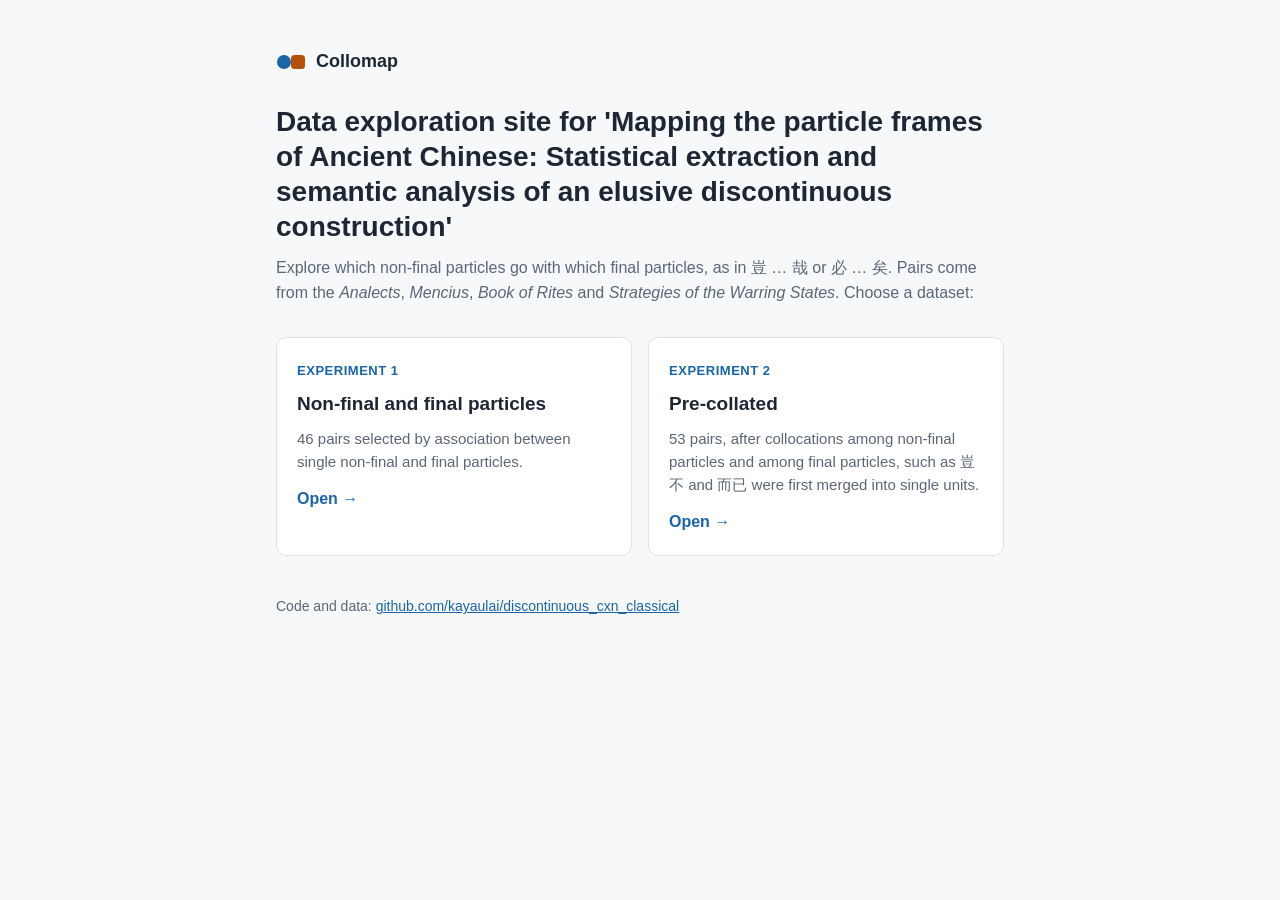
<file: docs/index.html>
<!DOCTYPE html>
<html lang="en">
<head>
<meta charset="UTF-8">
<meta name="viewport" content="width=device-width, initial-scale=1.0">
<title>Collomap – Mapping the particle frames of Ancient Chinese</title>
<style>
  :root { --c1: #1a64a8; --c2: #b4500a; --ink: #1d2733; --muted: #5b6676; --line: #dde3ea; --bg: #f6f8fa; }
  * { box-sizing: border-box; }
  body { margin: 0; font-family: Helvetica, Arial, sans-serif; font-size: 16px; line-height: 1.55; color: var(--ink); background: var(--bg); }
  main { max-width: 760px; margin: 0 auto; padding: 48px 16px 64px; }
  .brand { display: flex; align-items: center; gap: 10px; font-weight: 700; font-size: 18px; margin-bottom: 28px; }
  h1 { font-size: 28px; line-height: 1.25; margin: 0 0 12px; }
  .lede { color: var(--muted); margin: 0 0 32px; }
  .zh { font-family: 'Noto Sans CJK TC', 'PingFang TC', 'Microsoft JhengHei', 'Source Han Sans TC', sans-serif; }
  .cards { display: grid; grid-template-columns: repeat(auto-fit, minmax(260px, 1fr)); gap: 16px; }
  a.card { display: block; background: #fff; border: 1px solid var(--line); border-radius: 10px; padding: 20px; color: inherit; text-decoration: none; transition: border-color .15s, box-shadow .15s; }
  a.card:hover, a.card:focus-visible { border-color: var(--c1); box-shadow: 0 4px 16px rgba(20, 30, 45, .08); outline: none; }
  .card .tag { font-size: 13px; font-weight: 700; letter-spacing: .04em; text-transform: uppercase; color: var(--c1); }
  .card h2 { font-size: 19px; margin: 6px 0 8px; }
  .card p { margin: 0; color: var(--muted); font-size: 15px; }
  .card .go { display: inline-block; margin-top: 14px; font-weight: 700; color: var(--c1); }
  footer { margin-top: 40px; font-size: 14px; color: var(--muted); }
  footer a { color: var(--c1); }
  @media (prefers-reduced-motion: reduce) { * { transition: none !important; } }
</style>
</head>
<body>
<main>
  <div class="brand">
    <svg width="30" height="22" viewBox="0 0 30 22" aria-hidden="true"><line x1="9" y1="11" x2="21" y2="11" stroke="#9aa5b4" stroke-width="2"/><circle cx="8" cy="11" r="7" fill="#1a64a8"/><rect x="15" y="4" width="14" height="14" rx="3.5" fill="#b4500a"/></svg>
    Collomap
  </div>
  <h1>Data exploration site for 'Mapping the particle frames of Ancient Chinese: Statistical extraction and semantic analysis of an elusive discontinuous construction'</h1>
  <p class="lede">Explore which non-final particles go with which final particles, as in <span class="zh">豈 … 哉</span> or <span class="zh">必 … 矣</span>. Pairs come from the <em>Analects</em>, <em>Mencius</em>, <em>Book of Rites</em> and <em>Strategies of the Warring States</em>. Choose a dataset:</p>

  <div class="cards">
    <a class="card" href="exp1/">
      <span class="tag">Experiment 1</span>
      <h2>Non-final and final particles</h2>
      <p>46 pairs selected by association between single non-final and final particles.</p>
      <span class="go">Open →</span>
    </a>
    <a class="card" href="exp2/">
      <span class="tag">Experiment 2</span>
      <h2>Pre-collated</h2>
      <p>53 pairs, after collocations among non-final particles and among final particles, such as <span class="zh">豈不</span> and <span class="zh">而已</span> were first merged into single units.</p>
      <span class="go">Open →</span>
    </a>
  </div>

  <footer>Code and data: <a href="https://github.com/kayaulai/discontinuous_cxn_classical">github.com/kayaulai/discontinuous_cxn_classical</a></footer>
</main>
</body>
</html>
</file>
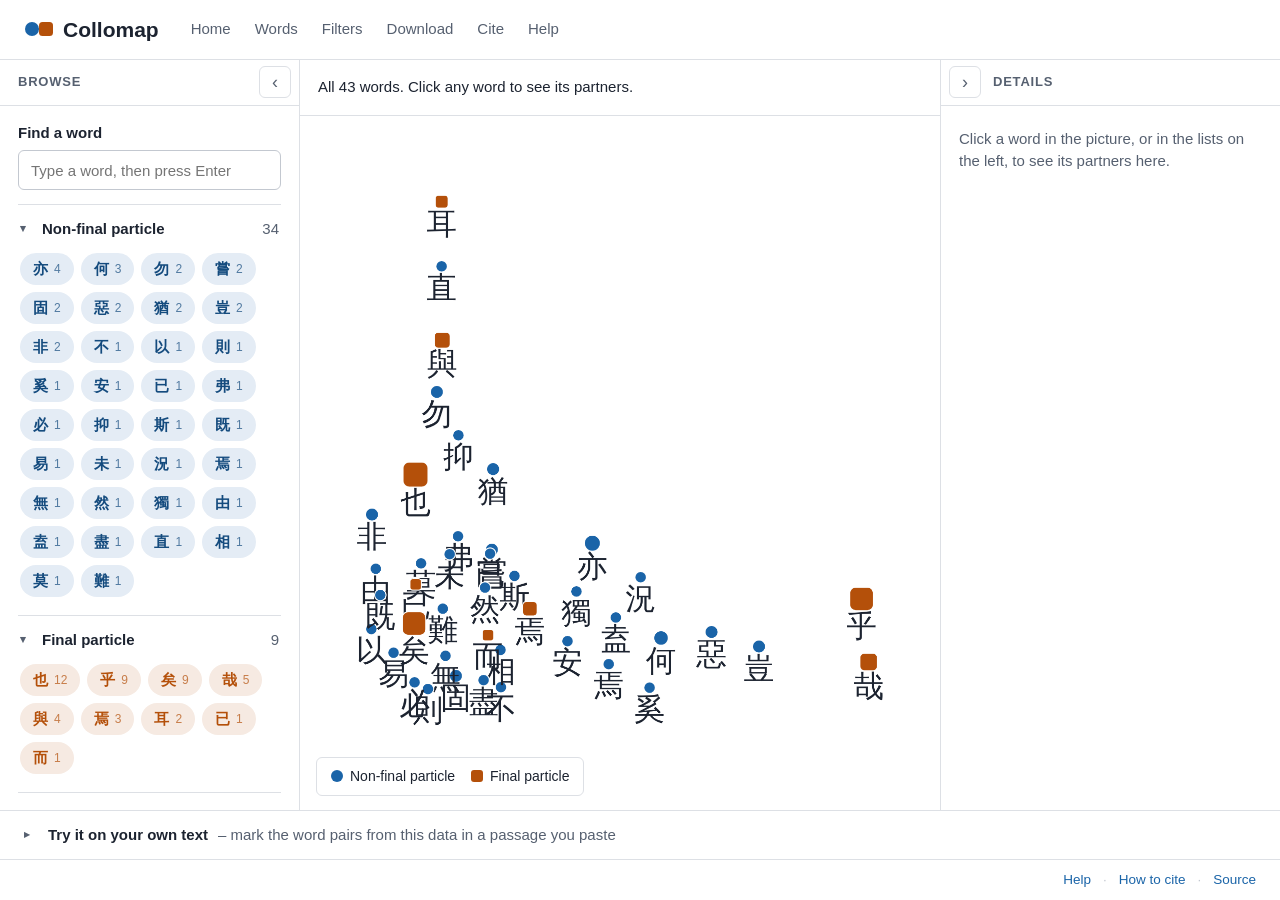
<file: docs/exp1/index.html>
<!DOCTYPE html>
<html lang="zh-Hant">
<head>
<meta charset="UTF-8">
<meta name="viewport" content="width=device-width, initial-scale=1.0">
<title>Collomap – Non-final particle-final particle frames in Late Archaic Chinese - Experiment 1</title>
<script src="lib/cytoscape.min.js"></script>
<script src="lib/papaparse.min.js"></script>
<link rel="stylesheet" href="style.css">
<link rel="stylesheet" href="custom.css">
</head>
<body class="no-data fixed">

<header class="site-header">
  <div class="header-inner">
    <a class="brand" href="#" id="brand-link" aria-label="Collomap home">
      <svg width="30" height="22" viewBox="0 0 30 22" aria-hidden="true"><line x1="9" y1="11" x2="21" y2="11" stroke="#9aa5b4" stroke-width="2"/><circle cx="8" cy="11" r="7" style="fill:var(--c1)"/><rect x="15" y="4" width="14" height="14" rx="3.5" style="fill:var(--c2)"/></svg>
      <span id="site-name">Collomap</span>
    </a>
    <nav class="nav-links" aria-label="Main">
      <a href="#" id="nav-home">Home</a>
      <a href="#" id="nav-words">Words</a>
      <a href="#" id="nav-filters">Filters</a>
      <a href="#" id="nav-download">Download</a>
      <a href="#" id="nav-cite">Cite</a>
      <a href="#" id="nav-help">Help</a>
    </nav>
    <div class="spacer"></div>
  </div>
</header>

<div class="notice" id="notice" role="alert" hidden><div class="notice-text" id="notice-text"></div><button class="notice-close" id="notice-close" type="button" aria-label="Dismiss">×</button></div>



<div class="layout" id="layout">
  <!-- LEFT: find words, word lists, filters, display options, data info -->
  <aside class="col left" id="left-pane" aria-label="Browse words">
    <div class="pane-head">
      <h2>Browse</h2>
      <button class="pane-toggle" id="left-pane-toggle" type="button" title="Hide this panel" aria-label="Hide this panel">‹</button>
    </div>
    <div class="col-inner" id="left-pane-inner">

      <div class="find-box">
        <label for="word-search">Find a word</label>
        <input type="search" id="word-search" placeholder="Type a word, then press Enter" autocomplete="off">
      </div>

      <div class="accordion" id="accordion-slot1">
        <button class="accordion-header" type="button" data-target="slot1-body" aria-expanded="true"><span class="chevron">▾</span><span id="slot1-title">First word</span><span class="count" id="slot1-count"></span></button>
        <div class="accordion-body" id="slot1-body"><div id="slot1-list" class="tag-list"></div></div>
      </div>

      <div class="accordion" id="accordion-slot2">
        <button class="accordion-header" type="button" data-target="slot2-body" aria-expanded="true"><span class="chevron">▾</span><span id="slot2-title">Second word</span><span class="count" id="slot2-count"></span></button>
        <div class="accordion-body" id="slot2-body"><div id="slot2-list" class="tag-list"></div></div>
      </div>

      <div class="accordion collapsed" id="accordion-filters">
        <button class="accordion-header" type="button" data-target="filters-body" aria-expanded="false"><span class="chevron">▾</span>Filters<span class="badge" id="filters-badge" hidden>0</span></button>
        <div class="accordion-body" id="filters-body"><div id="filter-panel"><p class="empty-note">Open some data to see filters.</p></div></div>
      </div>

      <div class="accordion collapsed" id="accordion-settings">
        <button class="accordion-header" type="button" data-target="settings-body" aria-expanded="false"><span class="chevron">▾</span>Display options</button>
        <div class="accordion-body" id="settings-body">
          <div class="control-row" id="label-row">
            <div class="control-label">What should the two groups of words be called?</div>
            <input class="text-input" id="label-slot1" type="text" aria-label="Name for the first group of words" placeholder="First word">
            <input class="text-input" id="label-slot2" type="text" aria-label="Name for the second group of words" placeholder="Second word">
            <p class="help-text" style="margin:0;">For example “Adverb” and “Final particle”. This only changes the labels you see.</p>
          </div>
          <div class="control-row">
            <div class="control-label">How are distances spread out?</div>
            <div class="segmented" id="scale-toggle">
              <button type="button" data-v="rank" class="active">Even steps</button>
              <button type="button" data-v="raw">True scale</button>
              <button type="button" data-v="log">Log scale</button>
            </div>
            <p class="help-text" id="scale-desc">Partners are spaced evenly, strongest first. Good for a tidy picture.</p>
          </div>
          <div class="control-row">
            <div class="control-label">Animate when the picture changes</div>
            <div class="segmented" id="animate-toggle">
              <button type="button" data-v="on" class="active">On</button>
              <button type="button" data-v="off">Off</button>
            </div>
            <div class="field-row">
              <span>Switch it off automatically above</span>
              <input type="number" id="animate-threshold" value="60" min="5" step="5" aria-label="Number of words above which animation switches off">
              <span>words</span>
            </div>
            <p class="help-text" id="animate-status"></p>
          </div>
        </div>
      </div>

      <div class="accordion collapsed" id="accordion-info">
        <button class="accordion-header" type="button" data-target="info-body" aria-expanded="false"><span class="chevron">▾</span>About this data</button>
        <div class="accordion-body" id="info-body">
          <div id="info-about" hidden></div>
          <div class="attr-row"><span class="k">Source</span><span class="v" id="info-name">–</span></div>
          <div class="attr-row"><span class="k">Word pairs</span><span class="v" id="info-pairs">–</span></div>
          <div class="attr-row"><span class="k" id="info-slot1-label">First word</span><span class="v" id="info-slot1-count">–</span></div>
          <div class="attr-row"><span class="k" id="info-slot2-label">Second word</span><span class="v" id="info-slot2-count">–</span></div>
          <div class="attr-row"><span class="k">Example sentences</span><span class="v" id="info-examples">–</span></div>
          <div class="section-label">Tags in this data</div>
          <div id="info-attrs"><p class="empty-note">Open some data to see details.</p></div>
        </div>
      </div>

    </div>
  </aside>

  <!-- CENTER: the picture -->
  <main class="col center" id="center">
    <div id="graph-wrap">
      <div class="graph-bar" id="graph-bar" role="status" aria-live="polite">
        <div class="msg" id="graph-bar-msg"></div>
        <div class="bar-controls">
        <div class="metric-wrap" id="metric-wrap" hidden>
          <span id="metric-label">Distance shows:</span>
          <div class="segmented" id="metric-toggle" role="group" aria-labelledby="metric-label">
            <button type="button" data-v="asym" class="active" title="One-way pull: how strongly one word points to the other (direction matters)">One-way pull</button>
            <button type="button" data-v="sym" title="Mutual strength: how tightly the two words are tied together, whichever way you read the pair">Mutual strength</button>
          </div>
        </div>
        <button class="btn small" id="graph-clear-filters" type="button" hidden>Clear filters</button>
        <button class="btn small" id="graph-back" type="button" hidden>← Back to all words</button>
        </div>
      </div>
      <div id="cy-holder">
        <div id="cy" aria-label="Picture of word pairs. Use the lists on the left to pick words with the keyboard."></div>
        <div class="legend" id="legend"></div>
      </div>
    </div>
  </main>

  <!-- RIGHT: about the chosen word -->
  <aside class="col right" id="right-pane" aria-label="Details">
    <div class="pane-head">
      <h2>Details</h2>
      <button class="pane-toggle" id="right-pane-toggle" type="button" title="Hide this panel" aria-label="Hide this panel">›</button>
    </div>
    <div class="col-inner" id="detail-panel"></div>
  </aside>
</div>

<section id="drawer" class="collapsed">
  <button id="drawer-head" type="button" aria-expanded="false"><span class="arrow" id="drawer-arrow">▸</span>Try it on your own text <span class="sub">– mark the word pairs from this data in a passage you paste</span></button>
  <div id="drawer-body">
    <div class="col-a">
      <label for="text-input" class="control-label" style="margin:0;">Paste a passage</label>
      <textarea id="text-input" placeholder="Paste or type some text here."></textarea>
      <div><button class="btn primary small" id="highlight-btn" type="button">Mark word pairs</button></div>
    </div>
    <div class="col-b">
      <div class="control-label" style="margin:0;">Result</div>
      <div id="highlight-output">Press “Mark word pairs” and the pairs found will be coloured here. Click a coloured word to jump to it.</div>
    </div>
  </div>
</section>

<footer class="site-footer">
  <span id="footer-license"></span>
  <span class="spacer"></span>
  <a href="#" id="footer-help-link">Help</a>
  <span class="footer-sep">·</span>
  <a href="#" id="footer-cite-link">How to cite</a>
  <span class="footer-sep" id="footer-source-sep" hidden>·</span>
  <a href="#" id="footer-source-link" target="_blank" rel="noopener" hidden>Source</a>
</footer>

<!-- Pair detail -->
<div id="pair-modal-backdrop" class="modal-backdrop" style="display:none;">
  <div class="modal" role="dialog" aria-modal="true" aria-label="Details for this word pair">
    <button id="pair-modal-close" class="modal-close" type="button" aria-label="Close">✕</button>
    <div id="pair-modal-body"></div>
  </div>
</div>

<!-- Cite -->
<div id="cite-modal-backdrop" class="modal-backdrop" style="display:none;">
  <div class="modal" style="max-width:600px;" role="dialog" aria-modal="true" aria-label="How to cite">
    <button id="cite-modal-close" class="modal-close" type="button" aria-label="Close">✕</button>
    <h2>How to cite</h2>
    <div class="cite-block" id="cite-block"></div>
    <p class="help-text" id="cite-note"></p>
    <button class="btn" id="cite-copy-btn" type="button">Copy citation</button>
  </div>
</div>

<!-- Help -->
<div id="help-modal-backdrop" class="modal-backdrop" style="display:none;">
  <div class="modal" role="dialog" aria-modal="true" aria-label="Help">
    <button id="help-modal-close" class="modal-close" type="button" aria-label="Close">✕</button>
    <h2>Help</h2>
    <div id="help-about" hidden></div>

    <h3>How to read the picture</h3>
    <ul>
      <li>Each <strong>word</strong> is a shape. Blue circles are the first word of a pair; orange squares are the second word. <span id="help-rename">(You can rename these groups under “Display options”.)</span></li>
      <li>At first you see <strong>all words</strong>. Words that have similar partners sit near each other.</li>
      <li><strong>Click a word</strong> and it moves to the middle, with its partners around it. The closer a partner, the stronger the link. Faint grey words on the outside are other words of the same group that share some of those partners.</li>
      <li><strong>Click a line</strong> to read example sentences for that pair (if the data has any).</li>
      <li>To go back, press <strong>“Back to all words”</strong> or click an empty spot in the picture.</li>
    </ul>

    <h3>The two kinds of strength</h3>
    <ul>
      <li><strong>Mutual strength</strong> (technically “symmetric association”): how tightly the two words are tied together, whichever way round you read the pair. Higher means tighter.</li>
      <li><strong>One-way pull</strong> (technically “asymmetric association”): a direction-sensitive score for how strongly one word of the pair points to the other. If the data has a score for each direction, the picture uses the one for the word you are looking at (click a word of the first group and it is the pull of that word on its partners; click a word of the second group and it is the pull the other way). Exactly which measure was used depends on whoever prepared the data.</li>
    </ul>
    <p>Use the “Distance shows” buttons above the picture to choose which of the two decides how far each partner sits from the middle.</p>

  </div>
</div>


<script src="data.js"></script>
<script src="app.js"></script>
</body>
</html>
</file>
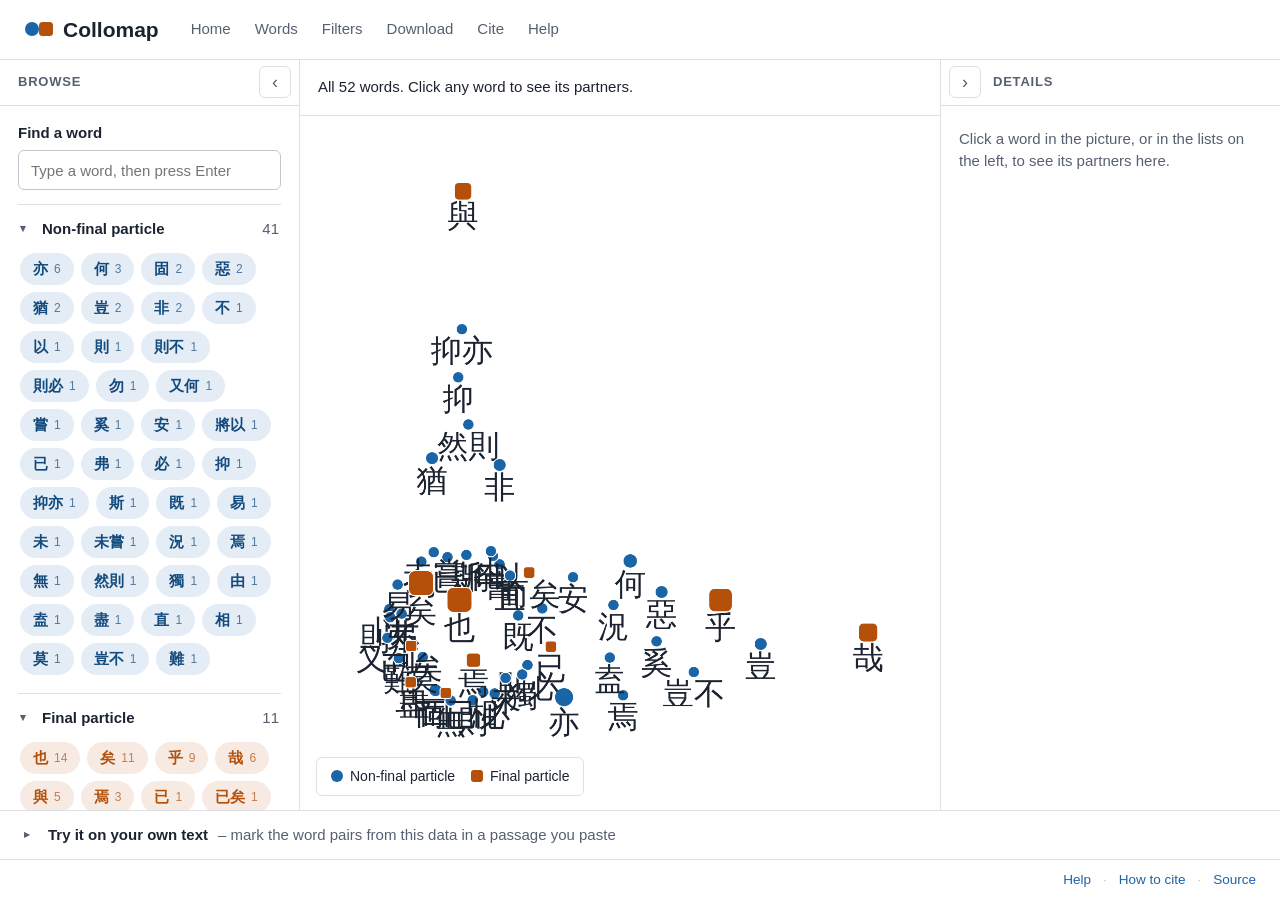
<file: docs/exp2/index.html>
<!DOCTYPE html>
<html lang="zh-Hant">
<head>
<meta charset="UTF-8">
<meta name="viewport" content="width=device-width, initial-scale=1.0">
<title>Collomap – Non-final particle-final particle frames in Late Archaic Chinese - Experiment 2</title>
<script src="lib/cytoscape.min.js"></script>
<script src="lib/papaparse.min.js"></script>
<link rel="stylesheet" href="style.css">
<link rel="stylesheet" href="custom.css">
</head>
<body class="no-data fixed">

<header class="site-header">
  <div class="header-inner">
    <a class="brand" href="#" id="brand-link" aria-label="Collomap home">
      <svg width="30" height="22" viewBox="0 0 30 22" aria-hidden="true"><line x1="9" y1="11" x2="21" y2="11" stroke="#9aa5b4" stroke-width="2"/><circle cx="8" cy="11" r="7" style="fill:var(--c1)"/><rect x="15" y="4" width="14" height="14" rx="3.5" style="fill:var(--c2)"/></svg>
      <span id="site-name">Collomap</span>
    </a>
    <nav class="nav-links" aria-label="Main">
      <a href="#" id="nav-home">Home</a>
      <a href="#" id="nav-words">Words</a>
      <a href="#" id="nav-filters">Filters</a>
      <a href="#" id="nav-download">Download</a>
      <a href="#" id="nav-cite">Cite</a>
      <a href="#" id="nav-help">Help</a>
    </nav>
    <div class="spacer"></div>
  </div>
</header>

<div class="notice" id="notice" role="alert" hidden><div class="notice-text" id="notice-text"></div><button class="notice-close" id="notice-close" type="button" aria-label="Dismiss">×</button></div>



<div class="layout" id="layout">
  <!-- LEFT: find words, word lists, filters, display options, data info -->
  <aside class="col left" id="left-pane" aria-label="Browse words">
    <div class="pane-head">
      <h2>Browse</h2>
      <button class="pane-toggle" id="left-pane-toggle" type="button" title="Hide this panel" aria-label="Hide this panel">‹</button>
    </div>
    <div class="col-inner" id="left-pane-inner">

      <div class="find-box">
        <label for="word-search">Find a word</label>
        <input type="search" id="word-search" placeholder="Type a word, then press Enter" autocomplete="off">
      </div>

      <div class="accordion" id="accordion-slot1">
        <button class="accordion-header" type="button" data-target="slot1-body" aria-expanded="true"><span class="chevron">▾</span><span id="slot1-title">First word</span><span class="count" id="slot1-count"></span></button>
        <div class="accordion-body" id="slot1-body"><div id="slot1-list" class="tag-list"></div></div>
      </div>

      <div class="accordion" id="accordion-slot2">
        <button class="accordion-header" type="button" data-target="slot2-body" aria-expanded="true"><span class="chevron">▾</span><span id="slot2-title">Second word</span><span class="count" id="slot2-count"></span></button>
        <div class="accordion-body" id="slot2-body"><div id="slot2-list" class="tag-list"></div></div>
      </div>

      <div class="accordion collapsed" id="accordion-filters">
        <button class="accordion-header" type="button" data-target="filters-body" aria-expanded="false"><span class="chevron">▾</span>Filters<span class="badge" id="filters-badge" hidden>0</span></button>
        <div class="accordion-body" id="filters-body"><div id="filter-panel"><p class="empty-note">Open some data to see filters.</p></div></div>
      </div>

      <div class="accordion collapsed" id="accordion-settings">
        <button class="accordion-header" type="button" data-target="settings-body" aria-expanded="false"><span class="chevron">▾</span>Display options</button>
        <div class="accordion-body" id="settings-body">
          <div class="control-row" id="label-row">
            <div class="control-label">What should the two groups of words be called?</div>
            <input class="text-input" id="label-slot1" type="text" aria-label="Name for the first group of words" placeholder="First word">
            <input class="text-input" id="label-slot2" type="text" aria-label="Name for the second group of words" placeholder="Second word">
            <p class="help-text" style="margin:0;">For example “Adverb” and “Final particle”. This only changes the labels you see.</p>
          </div>
          <div class="control-row">
            <div class="control-label">How are distances spread out?</div>
            <div class="segmented" id="scale-toggle">
              <button type="button" data-v="rank" class="active">Even steps</button>
              <button type="button" data-v="raw">True scale</button>
              <button type="button" data-v="log">Log scale</button>
            </div>
            <p class="help-text" id="scale-desc">Partners are spaced evenly, strongest first. Good for a tidy picture.</p>
          </div>
          <div class="control-row">
            <div class="control-label">Animate when the picture changes</div>
            <div class="segmented" id="animate-toggle">
              <button type="button" data-v="on" class="active">On</button>
              <button type="button" data-v="off">Off</button>
            </div>
            <div class="field-row">
              <span>Switch it off automatically above</span>
              <input type="number" id="animate-threshold" value="60" min="5" step="5" aria-label="Number of words above which animation switches off">
              <span>words</span>
            </div>
            <p class="help-text" id="animate-status"></p>
          </div>
        </div>
      </div>

      <div class="accordion collapsed" id="accordion-info">
        <button class="accordion-header" type="button" data-target="info-body" aria-expanded="false"><span class="chevron">▾</span>About this data</button>
        <div class="accordion-body" id="info-body">
          <div id="info-about" hidden></div>
          <div class="attr-row"><span class="k">Source</span><span class="v" id="info-name">–</span></div>
          <div class="attr-row"><span class="k">Word pairs</span><span class="v" id="info-pairs">–</span></div>
          <div class="attr-row"><span class="k" id="info-slot1-label">First word</span><span class="v" id="info-slot1-count">–</span></div>
          <div class="attr-row"><span class="k" id="info-slot2-label">Second word</span><span class="v" id="info-slot2-count">–</span></div>
          <div class="attr-row"><span class="k">Example sentences</span><span class="v" id="info-examples">–</span></div>
          <div class="section-label">Tags in this data</div>
          <div id="info-attrs"><p class="empty-note">Open some data to see details.</p></div>
        </div>
      </div>

    </div>
  </aside>

  <!-- CENTER: the picture -->
  <main class="col center" id="center">
    <div id="graph-wrap">
      <div class="graph-bar" id="graph-bar" role="status" aria-live="polite">
        <div class="msg" id="graph-bar-msg"></div>
        <div class="bar-controls">
        <div class="metric-wrap" id="metric-wrap" hidden>
          <span id="metric-label">Distance shows:</span>
          <div class="segmented" id="metric-toggle" role="group" aria-labelledby="metric-label">
            <button type="button" data-v="asym" class="active" title="One-way pull: how strongly one word points to the other (direction matters)">One-way pull</button>
            <button type="button" data-v="sym" title="Mutual strength: how tightly the two words are tied together, whichever way you read the pair">Mutual strength</button>
          </div>
        </div>
        <button class="btn small" id="graph-clear-filters" type="button" hidden>Clear filters</button>
        <button class="btn small" id="graph-back" type="button" hidden>← Back to all words</button>
        </div>
      </div>
      <div id="cy-holder">
        <div id="cy" aria-label="Picture of word pairs. Use the lists on the left to pick words with the keyboard."></div>
        <div class="legend" id="legend"></div>
      </div>
    </div>
  </main>

  <!-- RIGHT: about the chosen word -->
  <aside class="col right" id="right-pane" aria-label="Details">
    <div class="pane-head">
      <h2>Details</h2>
      <button class="pane-toggle" id="right-pane-toggle" type="button" title="Hide this panel" aria-label="Hide this panel">›</button>
    </div>
    <div class="col-inner" id="detail-panel"></div>
  </aside>
</div>

<section id="drawer" class="collapsed">
  <button id="drawer-head" type="button" aria-expanded="false"><span class="arrow" id="drawer-arrow">▸</span>Try it on your own text <span class="sub">– mark the word pairs from this data in a passage you paste</span></button>
  <div id="drawer-body">
    <div class="col-a">
      <label for="text-input" class="control-label" style="margin:0;">Paste a passage</label>
      <textarea id="text-input" placeholder="Paste or type some text here."></textarea>
      <div><button class="btn primary small" id="highlight-btn" type="button">Mark word pairs</button></div>
    </div>
    <div class="col-b">
      <div class="control-label" style="margin:0;">Result</div>
      <div id="highlight-output">Press “Mark word pairs” and the pairs found will be coloured here. Click a coloured word to jump to it.</div>
    </div>
  </div>
</section>

<footer class="site-footer">
  <span id="footer-license"></span>
  <span class="spacer"></span>
  <a href="#" id="footer-help-link">Help</a>
  <span class="footer-sep">·</span>
  <a href="#" id="footer-cite-link">How to cite</a>
  <span class="footer-sep" id="footer-source-sep" hidden>·</span>
  <a href="#" id="footer-source-link" target="_blank" rel="noopener" hidden>Source</a>
</footer>

<!-- Pair detail -->
<div id="pair-modal-backdrop" class="modal-backdrop" style="display:none;">
  <div class="modal" role="dialog" aria-modal="true" aria-label="Details for this word pair">
    <button id="pair-modal-close" class="modal-close" type="button" aria-label="Close">✕</button>
    <div id="pair-modal-body"></div>
  </div>
</div>

<!-- Cite -->
<div id="cite-modal-backdrop" class="modal-backdrop" style="display:none;">
  <div class="modal" style="max-width:600px;" role="dialog" aria-modal="true" aria-label="How to cite">
    <button id="cite-modal-close" class="modal-close" type="button" aria-label="Close">✕</button>
    <h2>How to cite</h2>
    <div class="cite-block" id="cite-block"></div>
    <p class="help-text" id="cite-note"></p>
    <button class="btn" id="cite-copy-btn" type="button">Copy citation</button>
  </div>
</div>

<!-- Help -->
<div id="help-modal-backdrop" class="modal-backdrop" style="display:none;">
  <div class="modal" role="dialog" aria-modal="true" aria-label="Help">
    <button id="help-modal-close" class="modal-close" type="button" aria-label="Close">✕</button>
    <h2>Help</h2>
    <div id="help-about" hidden></div>

    <h3>How to read the picture</h3>
    <ul>
      <li>Each <strong>word</strong> is a shape. Blue circles are the first word of a pair; orange squares are the second word. <span id="help-rename">(You can rename these groups under “Display options”.)</span></li>
      <li>At first you see <strong>all words</strong>. Words that have similar partners sit near each other.</li>
      <li><strong>Click a word</strong> and it moves to the middle, with its partners around it. The closer a partner, the stronger the link. Faint grey words on the outside are other words of the same group that share some of those partners.</li>
      <li><strong>Click a line</strong> to read example sentences for that pair (if the data has any).</li>
      <li>To go back, press <strong>“Back to all words”</strong> or click an empty spot in the picture.</li>
    </ul>

    <h3>The two kinds of strength</h3>
    <ul>
      <li><strong>Mutual strength</strong> (technically “symmetric association”): how tightly the two words are tied together, whichever way round you read the pair. Higher means tighter.</li>
      <li><strong>One-way pull</strong> (technically “asymmetric association”): a direction-sensitive score for how strongly one word of the pair points to the other. If the data has a score for each direction, the picture uses the one for the word you are looking at (click a word of the first group and it is the pull of that word on its partners; click a word of the second group and it is the pull the other way). Exactly which measure was used depends on whoever prepared the data.</li>
    </ul>
    <p>Use the “Distance shows” buttons above the picture to choose which of the two decides how far each partner sits from the middle.</p>

  </div>
</div>


<script src="data.js"></script>
<script src="app.js"></script>
</body>
</html>
</file>
<file: docs/exp1/style.css>
:root{
  --bg: #ffffff;
  --subtle: #f5f6f8;
  --border: #dde0e5;
  --border-strong: #c3c8d0;
  --text: #1c2330;
  --muted: #566070;
  --accent: #1a64a8;      /* buttons, links, focus, active filters */
  --accent-dark: #14507f;
  --accent-dim: #e7f0f9;
  --orange: #b4500a;      /* warning-style links */
  --c1: #1a64a8; --c1-dark: #14507f; --c1-dim: #e7f0f9;   /* first group of words */
  --c2: #b4500a; --c2-dim: #fcebdd;                        /* second group of words */
  --orange-dim: #fcebdd;
  --radius: 6px;
  --font: Helvetica, Arial, sans-serif;
  --left-w: 300px;
  --right-w: 340px;
}
* { box-sizing: border-box; }
[hidden] { display: none !important; }
html, body { height: 100%; margin: 0; }
body {
  background: var(--bg);
  color: var(--text);
  font-family: var(--font);
  font-size: 15px;
  line-height: 1.5;
  font-variant-numeric: tabular-nums;
  display: flex;
  flex-direction: column;
  height: 100vh;
  overflow: hidden;
}
button, input, textarea { font-family: inherit; font-size: inherit; color: inherit; }
:focus-visible { outline: 3px solid #86b7e3; outline-offset: 2px; }
a { color: var(--accent); }

/* ---------- header ---------- */
.site-header { flex-shrink: 0; background: var(--bg); border-bottom: 1px solid var(--border); }
.header-inner { display: flex; align-items: center; gap: 22px; padding: 10px 24px; flex-wrap: wrap; }
.brand { display: flex; align-items: center; gap: 9px; text-decoration: none; color: var(--text); font-weight: 700; font-size: 21px; }
.brand svg { display: block; }
.nav-links { display: flex; gap: 4px; align-items: center; flex-wrap: wrap; }
.nav-links a {
  font-size: 15px; font-weight: 500; color: var(--muted); text-decoration: none;
  padding: 8px 10px; border-radius: var(--radius);
}
.nav-links a:hover { background: var(--subtle); color: var(--text); }
.spacer { flex: 1; }

.btn {
  display: inline-flex; align-items: center; justify-content: center; gap: 6px;
  min-height: 40px; padding: 0 16px;
  font-size: 15px; font-weight: 600;
  background: #fff; color: var(--text);
  border: 1px solid var(--border-strong); border-radius: var(--radius);
  cursor: pointer; text-decoration: none;
}
.btn:hover { background: var(--subtle); border-color: #9aa3af; }
.btn.primary { background: var(--accent); border-color: var(--accent); color: #fff; }
.btn.primary:hover { background: var(--accent-dark); border-color: var(--accent-dark); }
.btn.small { min-height: 34px; padding: 0 12px; font-size: 14px; }
.btn.big { min-height: 50px; padding: 0 26px; font-size: 17px; }
.btn.quiet { border-color: transparent; background: transparent; color: var(--accent); font-weight: 500; }
.btn.quiet:hover { background: var(--accent-dim); }
input[type=file] { display: none; }

/* ---------- welcome ---------- */
.welcome { flex: 1; overflow-y: auto; padding: 56px 24px 40px; background: var(--subtle); }
.welcome-inner { max-width: 880px; margin: 0 auto; }
.welcome h1 { font-size: 38px; line-height: 1.15; margin: 0 0 16px; }
.welcome .lede { font-size: 19px; line-height: 1.55; color: #36404f; max-width: 720px; margin: 0 0 28px; }
.welcome-actions { display: flex; gap: 14px; flex-wrap: wrap; margin-bottom: 12px; }
.welcome .hint { color: var(--muted); margin: 0 0 40px; }
.steps { display: grid; grid-template-columns: repeat(3, 1fr); gap: 16px; list-style: none; padding: 0; margin: 0 0 32px; }
.steps li { background: #fff; border: 1px solid var(--border); border-radius: 8px; padding: 18px 20px; }
.steps .num {
  display: inline-flex; align-items: center; justify-content: center;
  width: 30px; height: 30px; border-radius: 50%; background: var(--accent-dim); color: var(--accent);
  font-weight: 700; margin-bottom: 8px;
}
.steps h3 { margin: 0 0 4px; font-size: 17px; }
.steps p { margin: 0; color: #36404f; }
.welcome .own-data { color: var(--muted); }

/* ---------- layout ---------- */
.layout {
  flex: 1; min-height: 0; display: grid;
  grid-template-columns: var(--left-w) 1fr var(--right-w);
  transition: grid-template-columns 0.22s ease;
}
/* before any data is loaded: just the welcome page, no empty panels */
body.no-data .layout, body.no-data #drawer { display: none; }
body:not(.no-data) #welcome { display: none; }
.col { position: relative; display: flex; flex-direction: column; min-width: 0; min-height: 0; background: var(--bg); }
.col.left { grid-column: 1; border-right: 1px solid var(--border); }
.col.center { grid-column: 2; background: var(--subtle); }
.col.right { grid-column: 3; border-left: 1px solid var(--border); }
.pane-head {
  flex-shrink: 0; height: 46px; display: flex; align-items: center; justify-content: space-between;
  padding: 0 8px 0 18px; border-bottom: 1px solid var(--border);
}
.pane-head h2 { margin: 0; font-size: 13px; letter-spacing: 0.06em; text-transform: uppercase; color: var(--muted); }
.col.right .pane-head { justify-content: flex-start; gap: 12px; padding: 0 18px 0 8px; }
.col.right .pane-toggle { order: -1; }
.col-inner { flex: 1; min-height: 0; overflow-y: auto; padding: 16px 18px 24px; }
.col.collapsed .col-inner, .col.collapsed .pane-head h2 { display: none; }
.col.collapsed .pane-head { padding: 0; justify-content: center; }
.pane-toggle {
  width: 32px; height: 32px; display: flex; align-items: center; justify-content: center;
  border-radius: var(--radius); border: 1px solid var(--border); background: #fff;
  color: var(--muted); cursor: pointer; font-size: 18px; line-height: 1; padding: 0;
}
.pane-toggle:hover { border-color: var(--accent); color: var(--accent); }

/* ---------- search box ---------- */
.find-box { margin-bottom: 14px; }
.find-box label { display: block; font-weight: 700; margin-bottom: 6px; }
.find-box input {
  width: 100%; height: 40px; padding: 0 12px; background: #fff;
  border: 1px solid var(--border-strong); border-radius: var(--radius);
}
.find-box input:focus { border-color: var(--accent); outline: none; box-shadow: 0 0 0 3px #cfe3f6; }
.find-hint { color: var(--muted); font-size: 13px; margin-top: 4px; }

/* ---------- accordions ---------- */
.accordion { border-top: 1px solid var(--border); }
.accordion:last-child { border-bottom: 1px solid var(--border); }
.accordion-header {
  display: flex; align-items: center; gap: 8px; width: 100%; min-height: 46px;
  background: none; border: none; cursor: pointer; padding: 6px 2px; margin: 0;
  font-size: 15px; font-weight: 700; color: var(--text); text-align: left;
}
.accordion-header:hover { color: var(--accent); }
.accordion-header .chevron { color: var(--muted); font-size: 11px; transition: transform 0.15s ease; width: 14px; }
.accordion.collapsed .accordion-header .chevron { transform: rotate(-90deg); }
.accordion-header .count { margin-left: auto; font-weight: 400; color: var(--muted); }
.badge {
  display: inline-flex; align-items: center; justify-content: center; min-width: 22px; height: 22px; padding: 0 6px;
  border-radius: 11px; background: var(--accent); color: #fff; font-size: 12px; font-weight: 700; margin-left: auto;
}
.accordion-body { padding: 2px 2px 18px; }
.accordion.collapsed .accordion-body { display: none; }

.panel-title { font-size: 17px; font-weight: 700; margin: 0 0 10px; }
.section-label { font-size: 13px; font-weight: 700; color: var(--muted); text-transform: uppercase; letter-spacing: 0.05em; margin: 20px 0 8px; }
.empty-note { color: var(--muted); font-size: 14px; margin: 6px 0; }
.help-text { color: var(--muted); font-size: 14px; margin: 6px 0 12px; }

/* ---------- filters ---------- */
.filter-group { margin-bottom: 20px; }
.filter-group-label { font-weight: 700; margin-bottom: 8px; }
.filter-type { margin-bottom: 12px; }
.filter-type-name { font-size: 14px; color: var(--muted); margin-bottom: 5px; }
.filter-values { display: flex; flex-wrap: wrap; gap: 6px; }
.chip {
  font-size: 14px; padding: 5px 12px; min-height: 32px;
  border: 1px solid var(--border-strong); border-radius: 16px; cursor: pointer;
  background: #fff; color: var(--text); user-select: none;
}
.chip:hover { border-color: var(--accent); color: var(--accent); }
.chip.active { background: var(--accent); border-color: var(--accent); color: #fff; font-weight: 600; }
.chip .count { margin-left: 6px; font-size: 12px; font-weight: 400; opacity: 0.7; }

/* ---------- word tags ---------- */
.tag-list { display: flex; flex-wrap: wrap; gap: 7px; align-items: center; }
.word-tag {
  display: inline-flex; align-items: center; gap: 6px; min-height: 32px;
  font-size: 15px; font-weight: 600; padding: 3px 12px; border-radius: 16px; cursor: pointer;
  border: 1px solid transparent; white-space: nowrap;
}
.word-tag.slot1 { background: var(--c1-dim); color: var(--c1-dark); }
.word-tag.slot2 { background: var(--c2-dim); color: var(--c2); }
.word-tag:hover { border-color: currentColor; }
.word-tag .deg { font-size: 12px; font-weight: 400; opacity: 0.7; }
.word-tag.dimmed { opacity: 0.35; }
.word-tag.focal { border-color: currentColor; box-shadow: 0 0 0 1px currentColor inset; }
.word-more-btn {
  min-height: 32px; font-size: 14px; padding: 3px 12px; border-radius: 16px;
  border: 1px dashed var(--border-strong); color: var(--muted); background: #fff; cursor: pointer; white-space: nowrap;
}
.word-more-btn:hover { border-color: var(--accent); color: var(--accent); }

/* ---------- settings controls ---------- */
.control-row { margin-bottom: 20px; }
.control-label { font-weight: 700; margin-bottom: 6px; font-size: 14px; }
.segmented { display: flex; border: 1px solid var(--border-strong); border-radius: var(--radius); overflow: hidden; }
.segmented button {
  flex: 1; background: #fff; color: var(--text); border: none; min-height: 36px;
  font-size: 14px; font-weight: 500; padding: 4px 8px; cursor: pointer;
}
.segmented button:hover { background: var(--subtle); }
.segmented button + button { border-left: 1px solid var(--border-strong); }
.segmented button.active { background: var(--accent); color: #fff; font-weight: 700; }
.text-input {
  width: 100%; height: 38px; padding: 0 10px; background: #fff;
  border: 1px solid var(--border-strong); border-radius: var(--radius); margin-bottom: 8px;
}
.text-input:focus { border-color: var(--accent); outline: none; box-shadow: 0 0 0 3px #cfe3f6; }
#animate-threshold { width: 68px; height: 32px; padding: 0 6px; border: 1px solid var(--border-strong); border-radius: var(--radius); }
.field-row { display: flex; align-items: center; gap: 8px; margin-top: 8px; flex-wrap: wrap; font-size: 14px; }

.attr-row { display: flex; justify-content: space-between; gap: 12px; font-size: 14px; padding: 6px 0; border-bottom: 1px solid var(--border); }
.attr-row .k { color: var(--muted); flex-shrink: 0; }
.attr-row .v { text-align: right; }

/* ---------- graph area ---------- */
#graph-wrap { flex: 1; min-height: 0; display: flex; flex-direction: column; }
.graph-bar {
  flex-shrink: 0; display: flex; align-items: center; gap: 14px; flex-wrap: wrap;
  padding: 10px 18px; background: #fff; border-bottom: 1px solid var(--border); min-height: 56px;
}
.graph-bar .msg { flex: 1 1 340px; }
.bar-controls { display: flex; align-items: center; gap: 10px 14px; flex-wrap: wrap; margin-left: auto; }
.graph-bar strong.slot1 { color: var(--c1); font-size: 18px; }
.graph-bar strong.slot2 { color: var(--c2); font-size: 18px; }
.metric-wrap { display: flex; align-items: center; gap: 8px; font-size: 14px; color: var(--muted); }
.metric-wrap .segmented { min-width: 250px; }
#cy-holder { position: relative; flex: 1; min-height: 0; background: #fff; }
#cy { position: absolute; inset: 0; }
.legend {
  position: absolute; bottom: 14px; left: 16px; display: flex; gap: 16px; flex-wrap: wrap; max-width: calc(100% - 32px);
  font-size: 14px; color: var(--text);
  background: rgba(255,255,255,0.94); padding: 8px 14px; border-radius: var(--radius); border: 1px solid var(--border);
}
.legend .item { display: flex; align-items: center; gap: 7px; }
.swatch { display: inline-block; width: 12px; height: 12px; }
.swatch.circle { border-radius: 50%; }
.swatch.square { border-radius: 3px; }
.swatch.blue { background: var(--c1); }
.swatch.orange { background: var(--c2); }
.swatch.grey { background: #aab4c0; }

.notice {
  flex-shrink: 0; display: flex; align-items: flex-start; gap: 12px;
  padding: 11px 24px; border-bottom: 1px solid #9cc2e5; background: #eef6fd; color: #12395c;
}
.notice.warn { border-bottom-color: #e2b878; background: #fff6e6; color: #5a3a05; }
.notice.error { border-bottom-color: #e29a9a; background: #fdeeee; color: #6b1a1a; }
.notice-text { flex: 1; }
.notice-close { background: none; border: none; font-size: 20px; line-height: 1; cursor: pointer; padding: 0 4px; color: inherit; }

/* ---------- details pane ---------- */
.detail-word { font-weight: 700; font-size: 28px; line-height: 1.2; margin: 0 0 4px; }
.detail-slot { display: flex; align-items: center; gap: 8px; margin: 0 0 6px; color: var(--muted); }
.detail-slot.slot1 .swatch { background: var(--c1); }
.detail-slot.slot2 .swatch { background: var(--c2); border-radius: 3px; }
.collocate-table { width: 100%; border-collapse: collapse; font-size: 14px; }
.collocate-table th {
  text-align: left; font-size: 13px; font-weight: 700; color: var(--muted); white-space: nowrap;
  padding: 8px 6px; border-bottom: 2px solid var(--border); background: var(--subtle);
}
.collocate-table th.sortable { cursor: pointer; user-select: none; }
.collocate-table th.sortable:hover { color: var(--accent); }
.collocate-table td { padding: 8px 6px; border-bottom: 1px solid var(--border); vertical-align: middle; }
.collocate-table td.word { font-size: 16px; font-weight: 600; cursor: pointer; }
.collocate-table tbody tr.alt td { background: #fafbfc; }
/* a partner's tags sit on their own line, attached to the partner's row */
.collocate-table tr.has-tags td { border-bottom: none; padding-bottom: 2px; }
.collocate-table tr.tag-row td { padding: 0 6px 8px; }
.pair-tag-mini { display: inline-block; font-size: 12px; line-height: 1.5; padding: 0 8px; margin: 0 4px 4px 0; border-radius: 10px; background: var(--accent-dim); color: var(--accent-dark); }
.pair-attr-chip .count { margin-left: 6px; font-size: 12px; opacity: 0.7; }
.collocate-table tbody tr:hover td { background: var(--accent-dim); }
.collocate-table td.num { text-align: right; color: var(--muted); }
.collocate-table th.num { text-align: right; }
.pair-view-btn { padding: 0 10px; min-height: 30px; }

/* ---------- bottom drawer ---------- */
#drawer { border-top: 1px solid var(--border); background: #fff; flex-shrink: 0; max-height: 46vh; display: flex; flex-direction: column; }
#drawer.collapsed #drawer-body { display: none; }
#drawer-head {
  display: flex; align-items: center; gap: 10px; padding: 0 24px; min-height: 48px; cursor: pointer;
  width: 100%; background: none; border: none; text-align: left; font-weight: 700; font-size: 15px;
}
#drawer-head:hover { color: var(--accent); }
#drawer-head .arrow { color: var(--muted); font-size: 11px; width: 14px; }
#drawer-head .sub { font-weight: 400; color: var(--muted); }
#drawer-body { padding: 0 24px 18px; display: flex; gap: 20px; overflow: auto; flex-wrap: wrap; }
#drawer-body .col-a, #drawer-body .col-b { flex: 1; min-width: 280px; display: flex; flex-direction: column; gap: 10px; }
#text-input {
  width: 100%; min-height: 110px; padding: 10px 12px; background: #fff; line-height: 1.7;
  border: 1px solid var(--border-strong); border-radius: var(--radius); resize: vertical;
}
#highlight-output {
  min-height: 110px; background: var(--subtle); border: 1px solid var(--border);
  padding: 10px 12px; border-radius: var(--radius); line-height: 1.8; overflow-y: auto; white-space: pre-wrap;
}
mark.hit1 { background: var(--c1-dim); color: var(--c1-dark); border-bottom: 2px solid var(--c1); cursor: pointer; padding: 0 2px; border-radius: 2px; }
mark.hit2 { background: var(--c2-dim); color: var(--c2); border-bottom: 2px solid var(--c2); cursor: pointer; padding: 0 2px; border-radius: 2px; }

::-webkit-scrollbar { width: 10px; height: 10px; }
::-webkit-scrollbar-thumb { background: #c9ced6; border-radius: 5px; border: 2px solid #fff; }
::-webkit-scrollbar-track { background: transparent; }

/* ---------- footer ---------- */
.site-footer {
  flex-shrink: 0; display: flex; align-items: center; gap: 12px; flex-wrap: wrap;
  padding: 10px 24px; font-size: 13.5px; color: var(--muted); background: #fff; border-top: 1px solid var(--border);
}
.site-footer a { color: var(--accent); text-decoration: none; }
.site-footer a:hover { text-decoration: underline; }
.footer-sep { color: var(--border-strong); }

/* ---------- modals ---------- */
.modal-backdrop {
  position: fixed; inset: 0; background: rgba(20,30,45,0.45);
  display: flex; align-items: center; justify-content: center; z-index: 200; padding: 24px;
}
.modal {
  position: relative; background: #fff; border-radius: 10px; max-width: 760px; width: 100%;
  max-height: 90vh; overflow-y: auto; box-shadow: 0 12px 40px rgba(20,30,45,0.3); padding: 30px 34px;
}
.modal h2 { margin: 0 0 12px; font-size: 24px; }
.modal h3 { margin: 26px 0 8px; font-size: 18px; }
.modal p, .modal li { line-height: 1.6; }
.modal-close {
  position: absolute; top: 14px; right: 14px; background: #fff; border: 1px solid var(--border-strong);
  border-radius: var(--radius); width: 36px; height: 36px; cursor: pointer; color: var(--muted); font-size: 16px;
}
.modal-close:hover { color: var(--text); border-color: var(--accent); }

.help-table { width: 100%; border-collapse: collapse; font-size: 14px; margin: 8px 0 12px; }
.help-table th { text-align: left; background: var(--subtle); padding: 7px 10px; border-bottom: 2px solid var(--border); }
.help-table td { padding: 7px 10px; border-bottom: 1px solid var(--border); vertical-align: top; }
.help-table code, .modal code { background: var(--subtle); padding: 1px 6px; border-radius: 4px; font-family: inherit; font-weight: 700; }
.btn-row { display: flex; gap: 10px; flex-wrap: wrap; margin: 10px 0; }

.cite-block {
  line-height: 1.6; background: var(--subtle); border: 1px solid var(--border); border-radius: var(--radius);
  padding: 14px 16px; margin: 12px 0; white-space: pre-wrap;
}

/* pair (collocation) detail */
.pair-title-row { display: flex; align-items: baseline; gap: 12px; margin-bottom: 4px; flex-wrap: wrap; padding-right: 40px; }
.pair-word { font-size: 32px; font-weight: 700; line-height: 1.2; }
.pair-word.slot1 { color: var(--c1); }
.pair-word.slot2 { color: var(--c2); }
.pair-plus { color: var(--muted); font-size: 24px; }
.pair-subtitle { color: var(--muted); margin-bottom: 18px; }
.pair-stats-row { display: flex; gap: 12px; margin-bottom: 18px; flex-wrap: wrap; }
.pair-stat-card { flex: 1; min-width: 220px; background: var(--subtle); border: 1px solid var(--border); border-radius: 8px; padding: 14px 16px; }
.pair-stat-label { font-weight: 700; }
.pair-stat-what { font-size: 13.5px; color: var(--muted); margin-bottom: 6px; }
.pair-stat-value { font-size: 28px; font-weight: 700; }
.pair-rank-note { font-size: 13.5px; color: var(--muted); margin-top: 4px; }
.pair-attrs { display: flex; flex-wrap: wrap; gap: 8px; }
.pair-attr-chip { font-size: 14px; padding: 4px 12px; border-radius: 16px; background: var(--accent-dim); color: var(--accent-dark); }
.pair-example { border: 1px solid var(--border); border-radius: 8px; padding: 14px 16px; margin-bottom: 12px; background: #fff; }
.pair-example-translation { font-size: 15px; color: #36404f; margin: 6px 0 10px; }
.pair-example-meta { display: flex; align-items: center; justify-content: space-between; flex-wrap: wrap; gap: 8px; font-size: 13.5px; color: var(--muted); }
.pair-example-link {
  font-size: 14px; font-weight: 600; color: var(--accent); text-decoration: none;
  border: 1px solid var(--accent); border-radius: var(--radius); padding: 5px 12px;
}
.pair-example-link:hover { background: var(--accent-dim); }
.pair-example-link.fallback { color: var(--orange); border-color: var(--orange); }
.pair-example-link.fallback:hover { background: var(--orange-dim); }

.kwic-line { font-size: 19px; line-height: 1.8; word-break: break-word; }
.kwic-anchor1, .kwic-anchor2 { font-weight: 700; border-radius: 3px; padding: 0 3px; }
.kwic-anchor1 { color: var(--c1-dark); background: var(--c1-dim); }
.kwic-anchor2 { color: var(--c2); background: var(--c2-dim); }
.kwic-gap { color: var(--muted); cursor: pointer; }
.kwic-gap.kwic-gap-expanded { color: var(--text); }
.kwic-gap-toggle {
  font-size: 13px; color: var(--muted); background: var(--subtle); border: 1px dashed var(--border-strong);
  border-radius: 4px; padding: 1px 8px; margin: 0 3px; white-space: nowrap;
}
.kwic-gap:hover .kwic-gap-toggle { border-color: var(--accent); color: var(--accent); }

/* drag-and-drop overlay */
#drop-overlay {
  position: fixed; inset: 0; z-index: 300; display: flex; align-items: center; justify-content: center;
  background: rgba(26,100,168,0.14); border: 4px dashed var(--accent); pointer-events: none;
}
#drop-overlay div { background: #fff; padding: 22px 34px; border-radius: 10px; font-size: 20px; font-weight: 700; color: var(--accent-dark); box-shadow: 0 8px 30px rgba(20,30,45,0.2); }

/* ---------- smaller screens: stack everything ---------- */
@media (max-width: 960px) {
  body { height: auto; min-height: 100vh; overflow: auto; }
  .layout { display: flex; flex-direction: column; flex: none; }
  .col { flex: none; min-height: auto; }
  .col.center { order: 1; }
  .col.left { order: 2; border-right: none; border-top: 1px solid var(--border); }
  .col.right { order: 3; border-left: none; border-top: 1px solid var(--border); }
  #graph-wrap { height: 72vh; min-height: 440px; }
  .col-inner { overflow: visible; }
  .pane-toggle { display: none; }
  .steps { grid-template-columns: 1fr; }
  .welcome h1 { font-size: 30px; }
  .header-inner { gap: 10px 16px; }
}
@media (prefers-reduced-motion: reduce) { * { transition: none !important; } }

/* ---------- fixed-data sites (built with build_site.py): no upload features ---------- */
body.fixed #header-open, body.fixed #header-sample, body.fixed #welcome, body.fixed #label-row,
body.fixed #help-own-section, body.fixed #help-rename { display: none !important; }
#help-about p { margin: 0 0 10px; }

/* ---------- words (data) can use their own font, e.g. for Chinese or Tibetan ---------- */
.word-tag, .detail-word, .pair-word, .kwic-line, .collocate-table td.word, .graph-bar strong,
#text-input, #highlight-output, .logo-words { font-family: var(--word-font, var(--font)); }
.kwic-line, #text-input, #highlight-output { line-height: var(--word-lh, 1.8); }
</file>
<file: docs/exp1/custom.css>
/* Generated by build_site.py from your settings file. */

:root {
  --font: Helvetica, Arial, sans-serif;
  --word-font: 'Noto Sans CJK TC', 'PingFang TC', 'Microsoft JhengHei', 'Source Han Sans TC', sans-serif;
  --word-lh: 1.8;
  --c1: #1a64a8; --c1-dark: #144b7e; --c1-dim: #e4ecf5;
  --c2: #b4500a; --c2-dark: #873c08; --c2-dim: #f6eae2;
  --accent: #1a64a8; --accent-dark: #144b7e; --accent-dim: #e4ecf5;
}
</file>
<file: docs/exp2/style.css>
:root{
  --bg: #ffffff;
  --subtle: #f5f6f8;
  --border: #dde0e5;
  --border-strong: #c3c8d0;
  --text: #1c2330;
  --muted: #566070;
  --accent: #1a64a8;      /* buttons, links, focus, active filters */
  --accent-dark: #14507f;
  --accent-dim: #e7f0f9;
  --orange: #b4500a;      /* warning-style links */
  --c1: #1a64a8; --c1-dark: #14507f; --c1-dim: #e7f0f9;   /* first group of words */
  --c2: #b4500a; --c2-dim: #fcebdd;                        /* second group of words */
  --orange-dim: #fcebdd;
  --radius: 6px;
  --font: Helvetica, Arial, sans-serif;
  --left-w: 300px;
  --right-w: 340px;
}
* { box-sizing: border-box; }
[hidden] { display: none !important; }
html, body { height: 100%; margin: 0; }
body {
  background: var(--bg);
  color: var(--text);
  font-family: var(--font);
  font-size: 15px;
  line-height: 1.5;
  font-variant-numeric: tabular-nums;
  display: flex;
  flex-direction: column;
  height: 100vh;
  overflow: hidden;
}
button, input, textarea { font-family: inherit; font-size: inherit; color: inherit; }
:focus-visible { outline: 3px solid #86b7e3; outline-offset: 2px; }
a { color: var(--accent); }

/* ---------- header ---------- */
.site-header { flex-shrink: 0; background: var(--bg); border-bottom: 1px solid var(--border); }
.header-inner { display: flex; align-items: center; gap: 22px; padding: 10px 24px; flex-wrap: wrap; }
.brand { display: flex; align-items: center; gap: 9px; text-decoration: none; color: var(--text); font-weight: 700; font-size: 21px; }
.brand svg { display: block; }
.nav-links { display: flex; gap: 4px; align-items: center; flex-wrap: wrap; }
.nav-links a {
  font-size: 15px; font-weight: 500; color: var(--muted); text-decoration: none;
  padding: 8px 10px; border-radius: var(--radius);
}
.nav-links a:hover { background: var(--subtle); color: var(--text); }
.spacer { flex: 1; }

.btn {
  display: inline-flex; align-items: center; justify-content: center; gap: 6px;
  min-height: 40px; padding: 0 16px;
  font-size: 15px; font-weight: 600;
  background: #fff; color: var(--text);
  border: 1px solid var(--border-strong); border-radius: var(--radius);
  cursor: pointer; text-decoration: none;
}
.btn:hover { background: var(--subtle); border-color: #9aa3af; }
.btn.primary { background: var(--accent); border-color: var(--accent); color: #fff; }
.btn.primary:hover { background: var(--accent-dark); border-color: var(--accent-dark); }
.btn.small { min-height: 34px; padding: 0 12px; font-size: 14px; }
.btn.big { min-height: 50px; padding: 0 26px; font-size: 17px; }
.btn.quiet { border-color: transparent; background: transparent; color: var(--accent); font-weight: 500; }
.btn.quiet:hover { background: var(--accent-dim); }
input[type=file] { display: none; }

/* ---------- welcome ---------- */
.welcome { flex: 1; overflow-y: auto; padding: 56px 24px 40px; background: var(--subtle); }
.welcome-inner { max-width: 880px; margin: 0 auto; }
.welcome h1 { font-size: 38px; line-height: 1.15; margin: 0 0 16px; }
.welcome .lede { font-size: 19px; line-height: 1.55; color: #36404f; max-width: 720px; margin: 0 0 28px; }
.welcome-actions { display: flex; gap: 14px; flex-wrap: wrap; margin-bottom: 12px; }
.welcome .hint { color: var(--muted); margin: 0 0 40px; }
.steps { display: grid; grid-template-columns: repeat(3, 1fr); gap: 16px; list-style: none; padding: 0; margin: 0 0 32px; }
.steps li { background: #fff; border: 1px solid var(--border); border-radius: 8px; padding: 18px 20px; }
.steps .num {
  display: inline-flex; align-items: center; justify-content: center;
  width: 30px; height: 30px; border-radius: 50%; background: var(--accent-dim); color: var(--accent);
  font-weight: 700; margin-bottom: 8px;
}
.steps h3 { margin: 0 0 4px; font-size: 17px; }
.steps p { margin: 0; color: #36404f; }
.welcome .own-data { color: var(--muted); }

/* ---------- layout ---------- */
.layout {
  flex: 1; min-height: 0; display: grid;
  grid-template-columns: var(--left-w) 1fr var(--right-w);
  transition: grid-template-columns 0.22s ease;
}
/* before any data is loaded: just the welcome page, no empty panels */
body.no-data .layout, body.no-data #drawer { display: none; }
body:not(.no-data) #welcome { display: none; }
.col { position: relative; display: flex; flex-direction: column; min-width: 0; min-height: 0; background: var(--bg); }
.col.left { grid-column: 1; border-right: 1px solid var(--border); }
.col.center { grid-column: 2; background: var(--subtle); }
.col.right { grid-column: 3; border-left: 1px solid var(--border); }
.pane-head {
  flex-shrink: 0; height: 46px; display: flex; align-items: center; justify-content: space-between;
  padding: 0 8px 0 18px; border-bottom: 1px solid var(--border);
}
.pane-head h2 { margin: 0; font-size: 13px; letter-spacing: 0.06em; text-transform: uppercase; color: var(--muted); }
.col.right .pane-head { justify-content: flex-start; gap: 12px; padding: 0 18px 0 8px; }
.col.right .pane-toggle { order: -1; }
.col-inner { flex: 1; min-height: 0; overflow-y: auto; padding: 16px 18px 24px; }
.col.collapsed .col-inner, .col.collapsed .pane-head h2 { display: none; }
.col.collapsed .pane-head { padding: 0; justify-content: center; }
.pane-toggle {
  width: 32px; height: 32px; display: flex; align-items: center; justify-content: center;
  border-radius: var(--radius); border: 1px solid var(--border); background: #fff;
  color: var(--muted); cursor: pointer; font-size: 18px; line-height: 1; padding: 0;
}
.pane-toggle:hover { border-color: var(--accent); color: var(--accent); }

/* ---------- search box ---------- */
.find-box { margin-bottom: 14px; }
.find-box label { display: block; font-weight: 700; margin-bottom: 6px; }
.find-box input {
  width: 100%; height: 40px; padding: 0 12px; background: #fff;
  border: 1px solid var(--border-strong); border-radius: var(--radius);
}
.find-box input:focus { border-color: var(--accent); outline: none; box-shadow: 0 0 0 3px #cfe3f6; }
.find-hint { color: var(--muted); font-size: 13px; margin-top: 4px; }

/* ---------- accordions ---------- */
.accordion { border-top: 1px solid var(--border); }
.accordion:last-child { border-bottom: 1px solid var(--border); }
.accordion-header {
  display: flex; align-items: center; gap: 8px; width: 100%; min-height: 46px;
  background: none; border: none; cursor: pointer; padding: 6px 2px; margin: 0;
  font-size: 15px; font-weight: 700; color: var(--text); text-align: left;
}
.accordion-header:hover { color: var(--accent); }
.accordion-header .chevron { color: var(--muted); font-size: 11px; transition: transform 0.15s ease; width: 14px; }
.accordion.collapsed .accordion-header .chevron { transform: rotate(-90deg); }
.accordion-header .count { margin-left: auto; font-weight: 400; color: var(--muted); }
.badge {
  display: inline-flex; align-items: center; justify-content: center; min-width: 22px; height: 22px; padding: 0 6px;
  border-radius: 11px; background: var(--accent); color: #fff; font-size: 12px; font-weight: 700; margin-left: auto;
}
.accordion-body { padding: 2px 2px 18px; }
.accordion.collapsed .accordion-body { display: none; }

.panel-title { font-size: 17px; font-weight: 700; margin: 0 0 10px; }
.section-label { font-size: 13px; font-weight: 700; color: var(--muted); text-transform: uppercase; letter-spacing: 0.05em; margin: 20px 0 8px; }
.empty-note { color: var(--muted); font-size: 14px; margin: 6px 0; }
.help-text { color: var(--muted); font-size: 14px; margin: 6px 0 12px; }

/* ---------- filters ---------- */
.filter-group { margin-bottom: 20px; }
.filter-group-label { font-weight: 700; margin-bottom: 8px; }
.filter-type { margin-bottom: 12px; }
.filter-type-name { font-size: 14px; color: var(--muted); margin-bottom: 5px; }
.filter-values { display: flex; flex-wrap: wrap; gap: 6px; }
.chip {
  font-size: 14px; padding: 5px 12px; min-height: 32px;
  border: 1px solid var(--border-strong); border-radius: 16px; cursor: pointer;
  background: #fff; color: var(--text); user-select: none;
}
.chip:hover { border-color: var(--accent); color: var(--accent); }
.chip.active { background: var(--accent); border-color: var(--accent); color: #fff; font-weight: 600; }
.chip .count { margin-left: 6px; font-size: 12px; font-weight: 400; opacity: 0.7; }

/* ---------- word tags ---------- */
.tag-list { display: flex; flex-wrap: wrap; gap: 7px; align-items: center; }
.word-tag {
  display: inline-flex; align-items: center; gap: 6px; min-height: 32px;
  font-size: 15px; font-weight: 600; padding: 3px 12px; border-radius: 16px; cursor: pointer;
  border: 1px solid transparent; white-space: nowrap;
}
.word-tag.slot1 { background: var(--c1-dim); color: var(--c1-dark); }
.word-tag.slot2 { background: var(--c2-dim); color: var(--c2); }
.word-tag:hover { border-color: currentColor; }
.word-tag .deg { font-size: 12px; font-weight: 400; opacity: 0.7; }
.word-tag.dimmed { opacity: 0.35; }
.word-tag.focal { border-color: currentColor; box-shadow: 0 0 0 1px currentColor inset; }
.word-more-btn {
  min-height: 32px; font-size: 14px; padding: 3px 12px; border-radius: 16px;
  border: 1px dashed var(--border-strong); color: var(--muted); background: #fff; cursor: pointer; white-space: nowrap;
}
.word-more-btn:hover { border-color: var(--accent); color: var(--accent); }

/* ---------- settings controls ---------- */
.control-row { margin-bottom: 20px; }
.control-label { font-weight: 700; margin-bottom: 6px; font-size: 14px; }
.segmented { display: flex; border: 1px solid var(--border-strong); border-radius: var(--radius); overflow: hidden; }
.segmented button {
  flex: 1; background: #fff; color: var(--text); border: none; min-height: 36px;
  font-size: 14px; font-weight: 500; padding: 4px 8px; cursor: pointer;
}
.segmented button:hover { background: var(--subtle); }
.segmented button + button { border-left: 1px solid var(--border-strong); }
.segmented button.active { background: var(--accent); color: #fff; font-weight: 700; }
.text-input {
  width: 100%; height: 38px; padding: 0 10px; background: #fff;
  border: 1px solid var(--border-strong); border-radius: var(--radius); margin-bottom: 8px;
}
.text-input:focus { border-color: var(--accent); outline: none; box-shadow: 0 0 0 3px #cfe3f6; }
#animate-threshold { width: 68px; height: 32px; padding: 0 6px; border: 1px solid var(--border-strong); border-radius: var(--radius); }
.field-row { display: flex; align-items: center; gap: 8px; margin-top: 8px; flex-wrap: wrap; font-size: 14px; }

.attr-row { display: flex; justify-content: space-between; gap: 12px; font-size: 14px; padding: 6px 0; border-bottom: 1px solid var(--border); }
.attr-row .k { color: var(--muted); flex-shrink: 0; }
.attr-row .v { text-align: right; }

/* ---------- graph area ---------- */
#graph-wrap { flex: 1; min-height: 0; display: flex; flex-direction: column; }
.graph-bar {
  flex-shrink: 0; display: flex; align-items: center; gap: 14px; flex-wrap: wrap;
  padding: 10px 18px; background: #fff; border-bottom: 1px solid var(--border); min-height: 56px;
}
.graph-bar .msg { flex: 1 1 340px; }
.bar-controls { display: flex; align-items: center; gap: 10px 14px; flex-wrap: wrap; margin-left: auto; }
.graph-bar strong.slot1 { color: var(--c1); font-size: 18px; }
.graph-bar strong.slot2 { color: var(--c2); font-size: 18px; }
.metric-wrap { display: flex; align-items: center; gap: 8px; font-size: 14px; color: var(--muted); }
.metric-wrap .segmented { min-width: 250px; }
#cy-holder { position: relative; flex: 1; min-height: 0; background: #fff; }
#cy { position: absolute; inset: 0; }
.legend {
  position: absolute; bottom: 14px; left: 16px; display: flex; gap: 16px; flex-wrap: wrap; max-width: calc(100% - 32px);
  font-size: 14px; color: var(--text);
  background: rgba(255,255,255,0.94); padding: 8px 14px; border-radius: var(--radius); border: 1px solid var(--border);
}
.legend .item { display: flex; align-items: center; gap: 7px; }
.swatch { display: inline-block; width: 12px; height: 12px; }
.swatch.circle { border-radius: 50%; }
.swatch.square { border-radius: 3px; }
.swatch.blue { background: var(--c1); }
.swatch.orange { background: var(--c2); }
.swatch.grey { background: #aab4c0; }

.notice {
  flex-shrink: 0; display: flex; align-items: flex-start; gap: 12px;
  padding: 11px 24px; border-bottom: 1px solid #9cc2e5; background: #eef6fd; color: #12395c;
}
.notice.warn { border-bottom-color: #e2b878; background: #fff6e6; color: #5a3a05; }
.notice.error { border-bottom-color: #e29a9a; background: #fdeeee; color: #6b1a1a; }
.notice-text { flex: 1; }
.notice-close { background: none; border: none; font-size: 20px; line-height: 1; cursor: pointer; padding: 0 4px; color: inherit; }

/* ---------- details pane ---------- */
.detail-word { font-weight: 700; font-size: 28px; line-height: 1.2; margin: 0 0 4px; }
.detail-slot { display: flex; align-items: center; gap: 8px; margin: 0 0 6px; color: var(--muted); }
.detail-slot.slot1 .swatch { background: var(--c1); }
.detail-slot.slot2 .swatch { background: var(--c2); border-radius: 3px; }
.collocate-table { width: 100%; border-collapse: collapse; font-size: 14px; }
.collocate-table th {
  text-align: left; font-size: 13px; font-weight: 700; color: var(--muted); white-space: nowrap;
  padding: 8px 6px; border-bottom: 2px solid var(--border); background: var(--subtle);
}
.collocate-table th.sortable { cursor: pointer; user-select: none; }
.collocate-table th.sortable:hover { color: var(--accent); }
.collocate-table td { padding: 8px 6px; border-bottom: 1px solid var(--border); vertical-align: middle; }
.collocate-table td.word { font-size: 16px; font-weight: 600; cursor: pointer; }
.collocate-table tbody tr.alt td { background: #fafbfc; }
/* a partner's tags sit on their own line, attached to the partner's row */
.collocate-table tr.has-tags td { border-bottom: none; padding-bottom: 2px; }
.collocate-table tr.tag-row td { padding: 0 6px 8px; }
.pair-tag-mini { display: inline-block; font-size: 12px; line-height: 1.5; padding: 0 8px; margin: 0 4px 4px 0; border-radius: 10px; background: var(--accent-dim); color: var(--accent-dark); }
.pair-attr-chip .count { margin-left: 6px; font-size: 12px; opacity: 0.7; }
.collocate-table tbody tr:hover td { background: var(--accent-dim); }
.collocate-table td.num { text-align: right; color: var(--muted); }
.collocate-table th.num { text-align: right; }
.pair-view-btn { padding: 0 10px; min-height: 30px; }

/* ---------- bottom drawer ---------- */
#drawer { border-top: 1px solid var(--border); background: #fff; flex-shrink: 0; max-height: 46vh; display: flex; flex-direction: column; }
#drawer.collapsed #drawer-body { display: none; }
#drawer-head {
  display: flex; align-items: center; gap: 10px; padding: 0 24px; min-height: 48px; cursor: pointer;
  width: 100%; background: none; border: none; text-align: left; font-weight: 700; font-size: 15px;
}
#drawer-head:hover { color: var(--accent); }
#drawer-head .arrow { color: var(--muted); font-size: 11px; width: 14px; }
#drawer-head .sub { font-weight: 400; color: var(--muted); }
#drawer-body { padding: 0 24px 18px; display: flex; gap: 20px; overflow: auto; flex-wrap: wrap; }
#drawer-body .col-a, #drawer-body .col-b { flex: 1; min-width: 280px; display: flex; flex-direction: column; gap: 10px; }
#text-input {
  width: 100%; min-height: 110px; padding: 10px 12px; background: #fff; line-height: 1.7;
  border: 1px solid var(--border-strong); border-radius: var(--radius); resize: vertical;
}
#highlight-output {
  min-height: 110px; background: var(--subtle); border: 1px solid var(--border);
  padding: 10px 12px; border-radius: var(--radius); line-height: 1.8; overflow-y: auto; white-space: pre-wrap;
}
mark.hit1 { background: var(--c1-dim); color: var(--c1-dark); border-bottom: 2px solid var(--c1); cursor: pointer; padding: 0 2px; border-radius: 2px; }
mark.hit2 { background: var(--c2-dim); color: var(--c2); border-bottom: 2px solid var(--c2); cursor: pointer; padding: 0 2px; border-radius: 2px; }

::-webkit-scrollbar { width: 10px; height: 10px; }
::-webkit-scrollbar-thumb { background: #c9ced6; border-radius: 5px; border: 2px solid #fff; }
::-webkit-scrollbar-track { background: transparent; }

/* ---------- footer ---------- */
.site-footer {
  flex-shrink: 0; display: flex; align-items: center; gap: 12px; flex-wrap: wrap;
  padding: 10px 24px; font-size: 13.5px; color: var(--muted); background: #fff; border-top: 1px solid var(--border);
}
.site-footer a { color: var(--accent); text-decoration: none; }
.site-footer a:hover { text-decoration: underline; }
.footer-sep { color: var(--border-strong); }

/* ---------- modals ---------- */
.modal-backdrop {
  position: fixed; inset: 0; background: rgba(20,30,45,0.45);
  display: flex; align-items: center; justify-content: center; z-index: 200; padding: 24px;
}
.modal {
  position: relative; background: #fff; border-radius: 10px; max-width: 760px; width: 100%;
  max-height: 90vh; overflow-y: auto; box-shadow: 0 12px 40px rgba(20,30,45,0.3); padding: 30px 34px;
}
.modal h2 { margin: 0 0 12px; font-size: 24px; }
.modal h3 { margin: 26px 0 8px; font-size: 18px; }
.modal p, .modal li { line-height: 1.6; }
.modal-close {
  position: absolute; top: 14px; right: 14px; background: #fff; border: 1px solid var(--border-strong);
  border-radius: var(--radius); width: 36px; height: 36px; cursor: pointer; color: var(--muted); font-size: 16px;
}
.modal-close:hover { color: var(--text); border-color: var(--accent); }

.help-table { width: 100%; border-collapse: collapse; font-size: 14px; margin: 8px 0 12px; }
.help-table th { text-align: left; background: var(--subtle); padding: 7px 10px; border-bottom: 2px solid var(--border); }
.help-table td { padding: 7px 10px; border-bottom: 1px solid var(--border); vertical-align: top; }
.help-table code, .modal code { background: var(--subtle); padding: 1px 6px; border-radius: 4px; font-family: inherit; font-weight: 700; }
.btn-row { display: flex; gap: 10px; flex-wrap: wrap; margin: 10px 0; }

.cite-block {
  line-height: 1.6; background: var(--subtle); border: 1px solid var(--border); border-radius: var(--radius);
  padding: 14px 16px; margin: 12px 0; white-space: pre-wrap;
}

/* pair (collocation) detail */
.pair-title-row { display: flex; align-items: baseline; gap: 12px; margin-bottom: 4px; flex-wrap: wrap; padding-right: 40px; }
.pair-word { font-size: 32px; font-weight: 700; line-height: 1.2; }
.pair-word.slot1 { color: var(--c1); }
.pair-word.slot2 { color: var(--c2); }
.pair-plus { color: var(--muted); font-size: 24px; }
.pair-subtitle { color: var(--muted); margin-bottom: 18px; }
.pair-stats-row { display: flex; gap: 12px; margin-bottom: 18px; flex-wrap: wrap; }
.pair-stat-card { flex: 1; min-width: 220px; background: var(--subtle); border: 1px solid var(--border); border-radius: 8px; padding: 14px 16px; }
.pair-stat-label { font-weight: 700; }
.pair-stat-what { font-size: 13.5px; color: var(--muted); margin-bottom: 6px; }
.pair-stat-value { font-size: 28px; font-weight: 700; }
.pair-rank-note { font-size: 13.5px; color: var(--muted); margin-top: 4px; }
.pair-attrs { display: flex; flex-wrap: wrap; gap: 8px; }
.pair-attr-chip { font-size: 14px; padding: 4px 12px; border-radius: 16px; background: var(--accent-dim); color: var(--accent-dark); }
.pair-example { border: 1px solid var(--border); border-radius: 8px; padding: 14px 16px; margin-bottom: 12px; background: #fff; }
.pair-example-translation { font-size: 15px; color: #36404f; margin: 6px 0 10px; }
.pair-example-meta { display: flex; align-items: center; justify-content: space-between; flex-wrap: wrap; gap: 8px; font-size: 13.5px; color: var(--muted); }
.pair-example-link {
  font-size: 14px; font-weight: 600; color: var(--accent); text-decoration: none;
  border: 1px solid var(--accent); border-radius: var(--radius); padding: 5px 12px;
}
.pair-example-link:hover { background: var(--accent-dim); }
.pair-example-link.fallback { color: var(--orange); border-color: var(--orange); }
.pair-example-link.fallback:hover { background: var(--orange-dim); }

.kwic-line { font-size: 19px; line-height: 1.8; word-break: break-word; }
.kwic-anchor1, .kwic-anchor2 { font-weight: 700; border-radius: 3px; padding: 0 3px; }
.kwic-anchor1 { color: var(--c1-dark); background: var(--c1-dim); }
.kwic-anchor2 { color: var(--c2); background: var(--c2-dim); }
.kwic-gap { color: var(--muted); cursor: pointer; }
.kwic-gap.kwic-gap-expanded { color: var(--text); }
.kwic-gap-toggle {
  font-size: 13px; color: var(--muted); background: var(--subtle); border: 1px dashed var(--border-strong);
  border-radius: 4px; padding: 1px 8px; margin: 0 3px; white-space: nowrap;
}
.kwic-gap:hover .kwic-gap-toggle { border-color: var(--accent); color: var(--accent); }

/* drag-and-drop overlay */
#drop-overlay {
  position: fixed; inset: 0; z-index: 300; display: flex; align-items: center; justify-content: center;
  background: rgba(26,100,168,0.14); border: 4px dashed var(--accent); pointer-events: none;
}
#drop-overlay div { background: #fff; padding: 22px 34px; border-radius: 10px; font-size: 20px; font-weight: 700; color: var(--accent-dark); box-shadow: 0 8px 30px rgba(20,30,45,0.2); }

/* ---------- smaller screens: stack everything ---------- */
@media (max-width: 960px) {
  body { height: auto; min-height: 100vh; overflow: auto; }
  .layout { display: flex; flex-direction: column; flex: none; }
  .col { flex: none; min-height: auto; }
  .col.center { order: 1; }
  .col.left { order: 2; border-right: none; border-top: 1px solid var(--border); }
  .col.right { order: 3; border-left: none; border-top: 1px solid var(--border); }
  #graph-wrap { height: 72vh; min-height: 440px; }
  .col-inner { overflow: visible; }
  .pane-toggle { display: none; }
  .steps { grid-template-columns: 1fr; }
  .welcome h1 { font-size: 30px; }
  .header-inner { gap: 10px 16px; }
}
@media (prefers-reduced-motion: reduce) { * { transition: none !important; } }

/* ---------- fixed-data sites (built with build_site.py): no upload features ---------- */
body.fixed #header-open, body.fixed #header-sample, body.fixed #welcome, body.fixed #label-row,
body.fixed #help-own-section, body.fixed #help-rename { display: none !important; }
#help-about p { margin: 0 0 10px; }

/* ---------- words (data) can use their own font, e.g. for Chinese or Tibetan ---------- */
.word-tag, .detail-word, .pair-word, .kwic-line, .collocate-table td.word, .graph-bar strong,
#text-input, #highlight-output, .logo-words { font-family: var(--word-font, var(--font)); }
.kwic-line, #text-input, #highlight-output { line-height: var(--word-lh, 1.8); }
</file>
<file: docs/exp2/custom.css>
/* Generated by build_site.py from your settings file. */

:root {
  --font: Helvetica, Arial, sans-serif;
  --word-font: 'Noto Sans CJK TC', 'PingFang TC', 'Microsoft JhengHei', 'Source Han Sans TC', sans-serif;
  --word-lh: 1.8;
  --c1: #1a64a8; --c1-dark: #144b7e; --c1-dim: #e4ecf5;
  --c2: #b4500a; --c2-dark: #873c08; --c2-dim: #f6eae2;
  --accent: #1a64a8; --accent-dark: #144b7e; --accent-dim: #e4ecf5;
}
</file>
